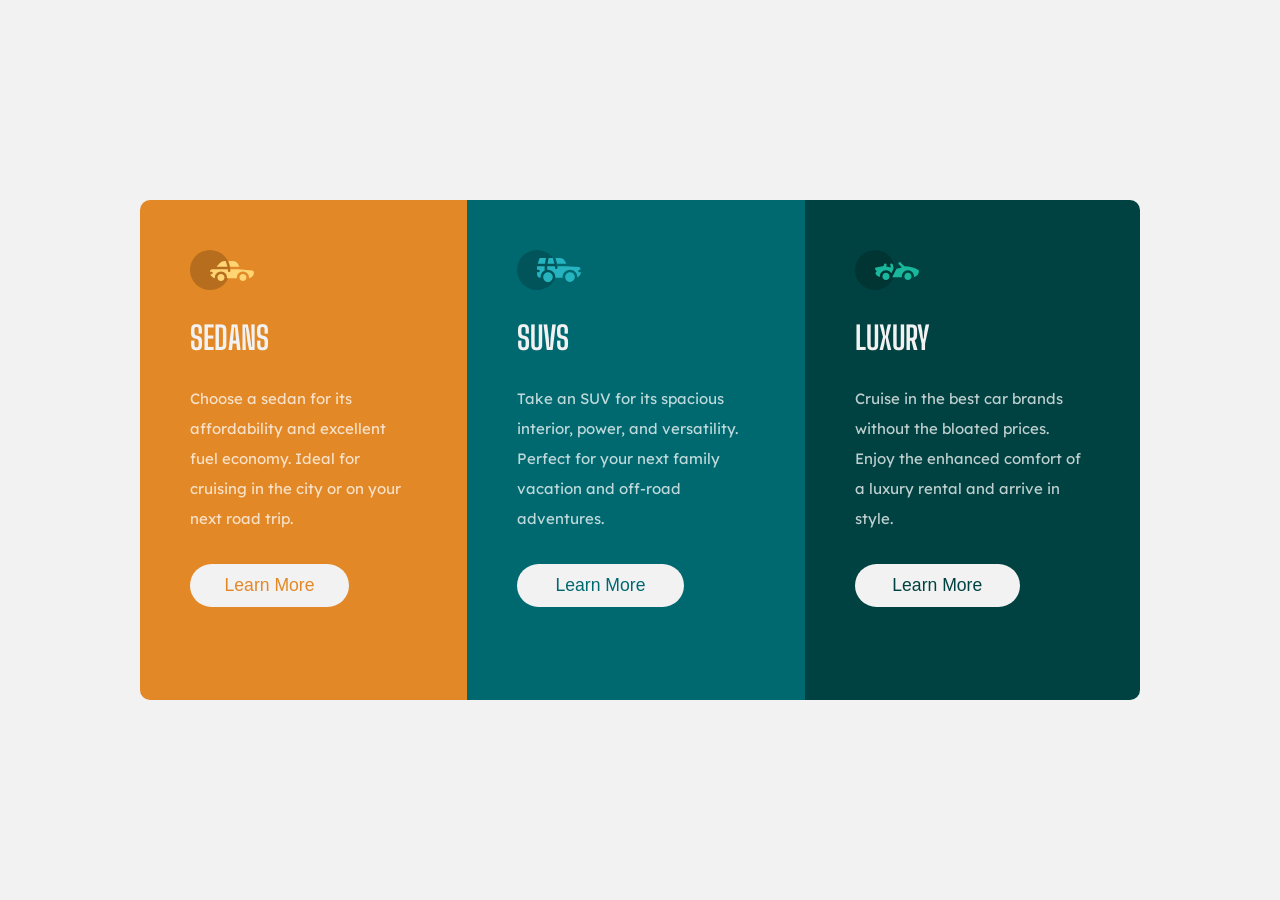
<file: index.html>
<!DOCTYPE html>
<html lang="en">

<head>
  <meta charset="UTF-8">
  <meta name="viewport" content="width=device-width, initial-scale=1.0">
  <!-- displays site properly based on user's device -->

  <link rel="icon" type="image/png" sizes="32x32" href="./images/favicon-32x32.png">
  <link rel="preconnect" href="https://fonts.googleapis.com">
  <link rel="preconnect" href="https://fonts.gstatic.com" crossorigin>
  <link href="https://fonts.googleapis.com/css2?family=Lexend+Deca&display=swap" rel="stylesheet">
  <link rel="preconnect" href="https://fonts.googleapis.com">
  <link rel="preconnect" href="https://fonts.gstatic.com" crossorigin>
  <link href="https://fonts.googleapis.com/css2?family=Big+Shoulders+Display:wght@700&family=Lexend+Deca&display=swap"
    rel="stylesheet">
  <link rel="stylesheet" href="css/reset.css">
  <link rel="stylesheet" href="css/style.css">

  <title>Frontend Mentor | 3-column preview card component</title>

  <!-- Feel free to remove these styles or customise in your own stylesheet 👍 -->
  <style>
    .attribution {
      font-size: 11px;
      text-align: center;
    }

    .attribution a {
      color: hsl(228, 45%, 44%);
    }
  </style>
</head>

<body>

  <section class="main">
    <section class="sedan_section">
      <section class="inner_container">
        <div>
          <img src="images/icon-sedans.svg" alt="">
        </div>
        <h2>Sedans</h2>
        <p>
          Choose a sedan for its affordability and excellent fuel economy. Ideal for cruising in the city
          or on your next road trip.
        </p>

        <button class="btn">Learn More</button>
      </section>
    </section>

    <section class="suv_section">
      <section class="inner_container">
        <div>
          <img src="images/icon-suvs.svg" alt="">
        </div>
        <h2>SUVs</h2>
        <p>Take an SUV for its spacious interior, power, and versatility. Perfect for your next family vacation
          and off-road adventures.</p>

        <button class="btn">Learn More</button>
      </section>
    </section>

    <section class="luxury_section">
      <section class="inner_container">
        <div>
          <img src="images/icon-luxury.svg" alt="">
        </div>
        <h2>Luxury</h2>
        <p>Cruise in the best car brands without the bloated prices. Enjoy the enhanced comfort of a luxury
          rental and arrive in style.</p>

        <button class="btn">Learn More</button>
      </section>
    </section>
  </section>

  <!-- <div class="attribution">
    Challenge by <a href="https://www.frontendmentor.io?ref=challenge" target="_blank">Frontend Mentor</a>.
    Coded by <a href="#">Your Name Here</a>.
  </div> -->
</body>

</html>
</file>
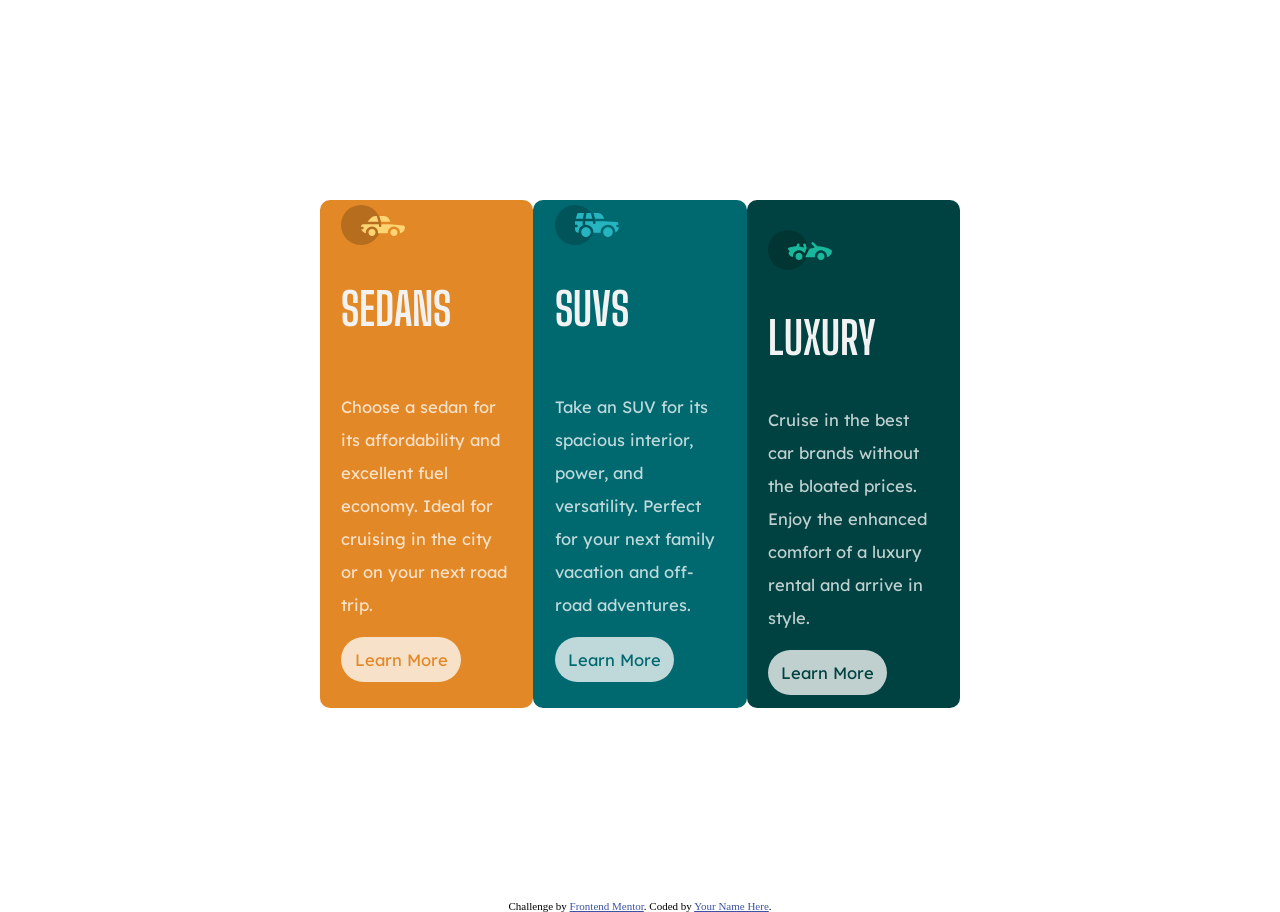
<file: 3-column-preview-card-component-main/index.html>
<!DOCTYPE html>
<html lang="en">

<head>
  <meta charset="UTF-8">
  <meta name="viewport" content="width=device-width, initial-scale=1.0">
  <!-- displays site properly based on user's device -->

  <link rel="icon" type="image/png" sizes="32x32" href="./images/favicon-32x32.png">
  <link rel="preconnect" href="https://fonts.googleapis.com">
  <link rel="preconnect" href="https://fonts.gstatic.com" crossorigin>
  <link href="https://fonts.googleapis.com/css2?family=Big+Shoulders+Display:wght@700&family=Lexend+Deca&display=swap"
    rel="stylesheet">
  <link rel="stylesheet" href="css/styles.css">

  <title>Frontend Mentor | 3-column preview card component</title>

  <!-- Feel free to remove these styles or customise in your own stylesheet 👍 -->
  <style>
    .attribution {
      font-size: 11px;
      text-align: center;
    }

    .attribution a {
      color: hsl(228, 45%, 44%);
    }
  </style>
</head>

<body>
  <div class="flex-container">
    <div class="grid-container grid-3-col half-width">

      <section class="sedan-section grid orange-bg">
        <section class="card__content grid">
          <img src="./images/icon-sedans.svg" alt="">
          <h2 class="grey-font">Sedans</h2>
          <p class="white-font">Choose a sedan for its affordability and excellent fuel economy. Ideal for cruising in
            the city
            or on your next road trip.</p>
          <a href="#" class="orange-font">Learn More</a>
        </section>
      </section>

      <section class="suv-section grid dark-cyan-bg">
        <section class="card__content grid">
          <img src="./images/icon-suvs.svg" alt="">
          <h2 class="grey-font">SUVs</h2>
          <p class="white-font">Take an SUV for its spacious interior, power, and versatility. Perfect for your next
            family vacation
            and off-road adventures.</p>
          <a href="#" class="dark-cyan-font">Learn More</a>
        </section>
      </section>

      <section class="luxury-section grid very-dark-cyan-bg">
        <section class="card__content">
          <img src="./images/icon-luxury.svg" alt="">
          <h2 class="grey-font">Luxury</h2>
          <p class="white-font">Cruise in the best car brands without the bloated prices. Enjoy the enhanced comfort of
            a luxury
            rental and arrive in style.</p>
          <a href="#" class="very-dark-cyan-font">Learn More</a>
        </section>
      </section>
    </div>
  </div>


  <div class="attribution">
    Challenge by <a href="https://www.frontendmentor.io?ref=challenge" target="_blank">Frontend Mentor</a>.
    Coded by <a href="#">Your Name Here</a>.
  </div>
</body>

</html>
</file>
<file: css/style.css>
:root {
    /* primary colors */
    --bright-orange: hsl(31, 77%, 52%);
    --dark-cyan: hsl(184, 100%, 22%);
    --very-dark-cyan: hsl(179, 100%, 13%);

    /* neutral colors */
    --transparent-white: hsla(0, 0%, 100%, 0.75);
    --very-light-gray: hsl(0, 0%, 95%);
}

body {
    box-sizing: border-box;
    height: 100vh;
    width: 100%;
    font-size: 15px;
    font-family: "Lexend Deca", sans-serif;
    background-color: var(--very-light-gray);
}

.main {
    height: 100vh;
    width: 350px;
    margin: 0 auto;
}

h2 {
    font-family: "Big Shoulders Display", cursive;
    color: var(--very-light-gray);
    font-size: 2rem;
    font-weight: 700;
    text-transform: uppercase;
}

p {
    color: var(--transparent-white);
    font-weight: 400;
    line-height: 2;
}

.inner_container {
    width: 100%;
    display: flex;
    flex-direction: column;
    gap: 30px;
}

.sedan_section {
    height: 350px;
    border-top-left-radius: 10px;
    border-top-right-radius: 10px;
    background-color: var(--bright-orange);
    display: flex;
    justify-content: center;
    padding: 50px;
}

.sedan_section .btn {
    color: var(--bright-orange);
}

.suv_section {
    height: 350px;
    background-color: var(--dark-cyan);
    display: flex;
    justify-content: center;
    padding: 50px;
}

.suv_section .btn {
    color: var(--dark-cyan);
}

.luxury_section {
    height: 350px;
    border-bottom-left-radius: 10px;
    border-bottom-right-radius: 10px;
    background-color: var(--very-dark-cyan);
    display: flex;
    justify-content: center;
    padding: 50px;
}

.luxury_section .btn {
    color: var(--very-dark-cyan);
}

.btn {
    width: 70%;
    height: 2.7rem;
    font-size: 1.1rem;
    border-radius: 500px;
    background-color: var(--very-light-gray);
    border: none;
    cursor: pointer;
}

@media screen and (min-width: 600px) {
    .main {
        display: flex;
        flex: 1;
        align-items: center;
        width: 1000px;
    }

    .sedan_section {
        height: 400px;
        border-top-right-radius: 0;
        border-bottom-left-radius: 10px;
    }

    .suv_section {
        height: 400px;
    }

    .luxury_section {
        height: 400px;
        border-bottom-left-radius: 0;
        border-top-right-radius: 10px;
    }

    .btn:hover {
        background-color: inherit;
        border: 2px solid var(--transparent-white);
        color: var(--transparent-white);
    }
}
</file>
<file: 3-column-preview-card-component-main/css/styles.css>
:root {
  /* Primary */
  --bright-orange: hsl(31, 77%, 52%);
  --dark-cyan: hsl(184, 100%, 22%);
  --very-dark-cyan: hsl(179, 100%, 13%);
  /* Neutral */
  --transparent-white: hsla(0, 0%, 100%, 0.75);
  --very-light-gray: hsl(0, 0%, 95%);
}

* {
  box-sizing: border-box;
}

html,
body {
  font-size: 15px;
  margin: 0;
  padding: 0;
}

.orange-bg {
  background-color: var(--bright-orange);
}

.orange-font {
  color: var(--bright-orange);
}

.dark-cyan-bg {
  background-color: var(--dark-cyan);
}

.dark-cyan-font {
  color: var(--dark-cyan);
}

.very-dark-cyan-bg {
  background-color: var(--very-dark-cyan);
}

.very-dark-cyan-font {
  color: var(--very-dark-cyan);
}

.white-font {
  color: var(--transparent-white);
}

.grey-font {
  color: var(--very-light-gray);
}

.flex-container {
  height: 100vh;
  display: flex;
  justify-content: center;
  align-items: center;
}

.grid {
  display: grid;
}

.grid-container {
  height: 500px;
  display: grid;
  justify-items: center;
  align-items: center;
}
.grid-3-col {
  grid-template-columns: repeat(3, 1fr);
}

.half-width {
  width: 50%;
}

.grid-container > section {
  height: 100%;
  border-radius: 10px;
}

.grid-container .card__content {
  height: 90%;
  width: 80%;
  margin: 0 auto;
  align-content: center;
  padding-top: 2rem;
}

h2.grey-font {
  font-family: "Big Shoulders Display", cursive;
  font-weight: 700;
  text-transform: uppercase;
  font-size: 3rem;
}

p.white-font {
  font-family: "Lexend Deca", sans-serif;
  font-weight: 400;
  line-height: 2;
  font-size: 1.1rem;
}

.grid-container a {
  cursor: pointer;
  background-color: var(--transparent-white);
  width: 70%;
  height: 3rem;
  border-radius: 1000px;
  display: flex;
  flex-direction: column;
  justify-content: center;
  text-align: center;
  text-decoration: none;
  font-family: "Lexend Deca", sans-serif;
  font-size: 1.1rem;
}

.grid-container a.orange-font:hover {
  background-color: var(--bright-orange);
  color: var(--transparent-white);
  border: 3px solid var(--transparent-white);
}

.grid-container a.dark-cyan-font:hover {
  background-color: var(--dark-cyan);
  color: var(--transparent-white);
  border: 3px solid var(--transparent-white);
}

.grid-container a.very-dark-cyan-font:hover {
  background-color: var(--very-dark-cyan);
  color: var(--transparent-white);
  border: 3px solid var(--transparent-white);
}

@media (max-width: 60em) {
  .grid-container {
    grid-template-columns: 1fr;
  }
}
</file>
